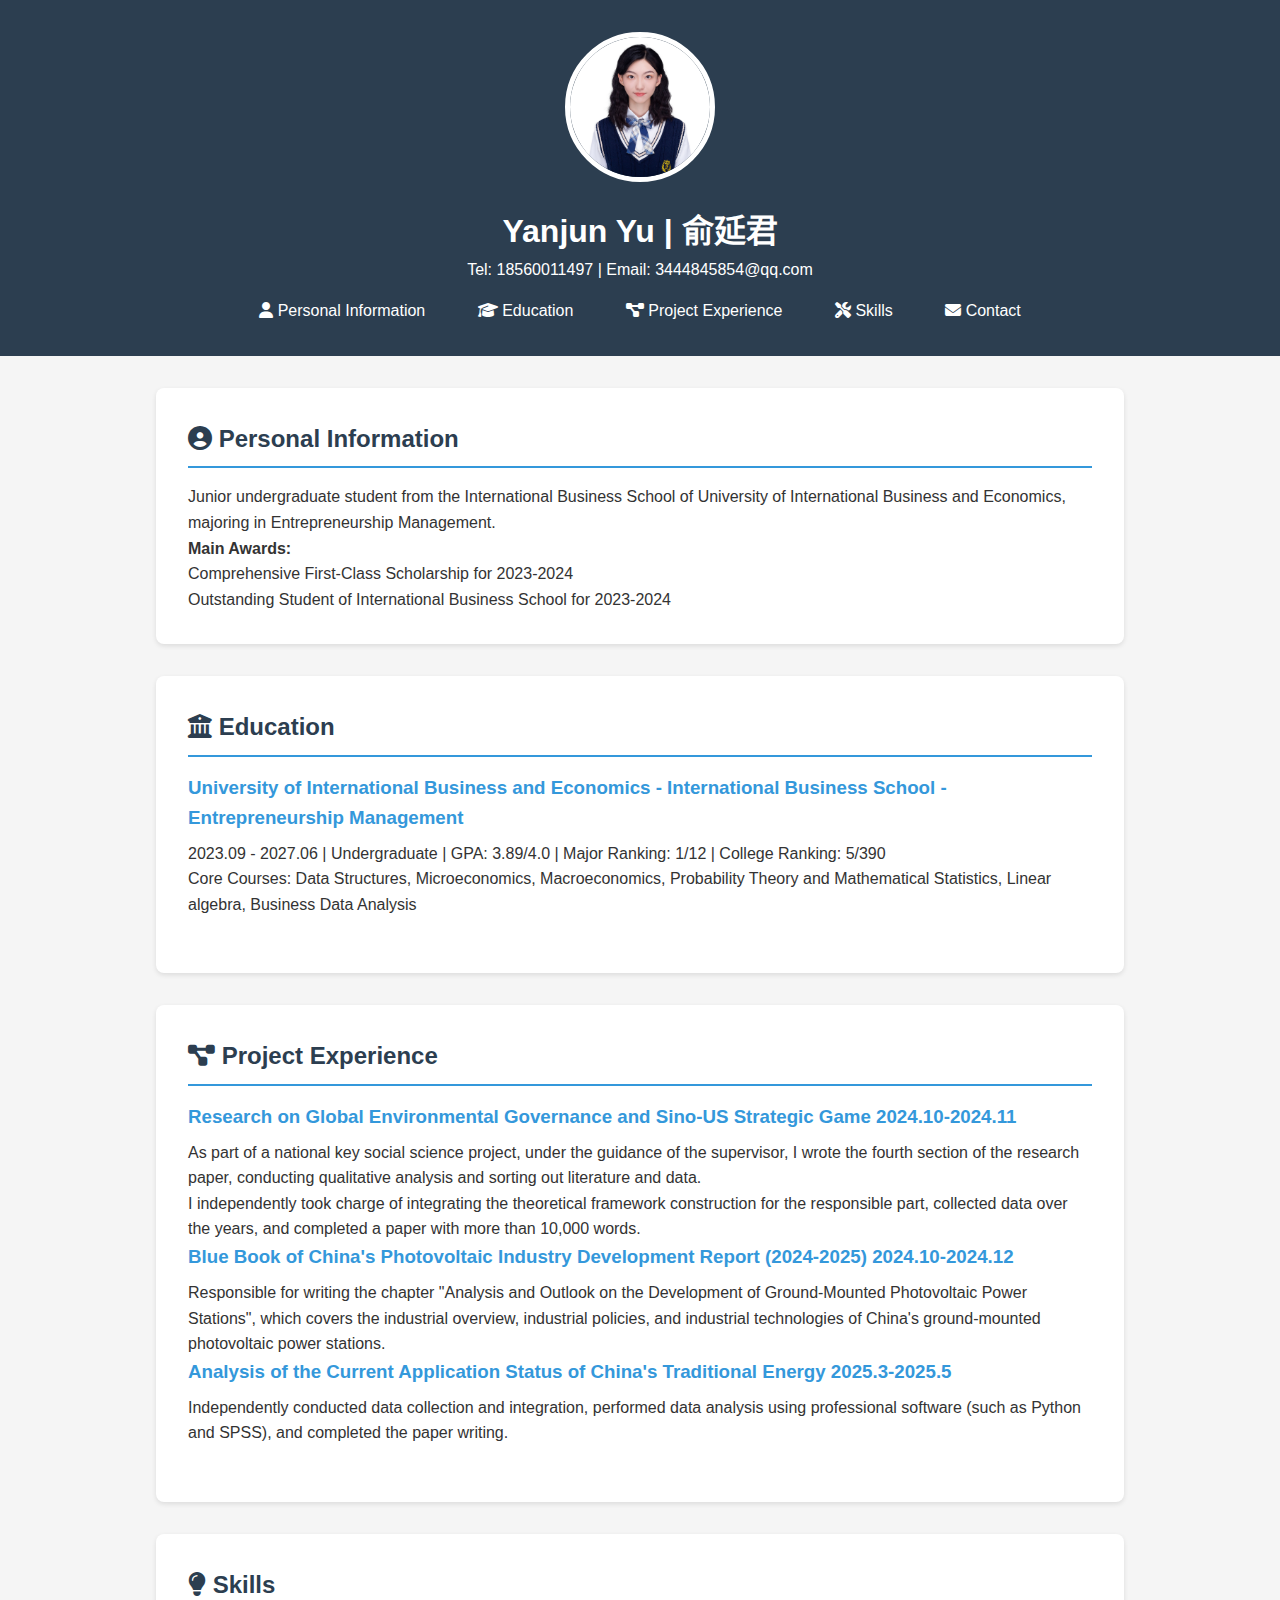
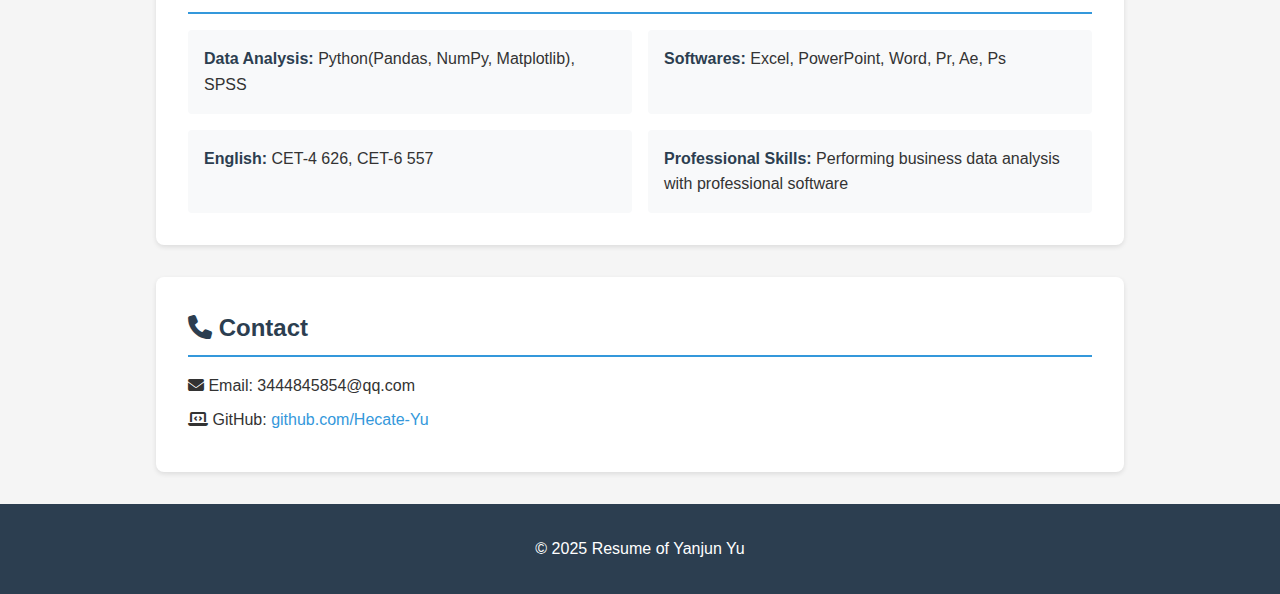
<file: index.html>
<!DOCTYPE html>
<html lang="zh-CN">
<head>
    <meta charset="UTF-8">
    <meta name="viewport" content="width=device-width, initial-scale=1.0">
    <title>Yanjun Yu | 俞延君</title>
    <link rel="stylesheet" href="style.css">
    <!-- 可选：引入图标库（如Font Awesome） -->
    <link rel="stylesheet" href="https://cdnjs.cloudflare.com/ajax/libs/font-awesome/6.4.0/css/all.min.css">
</head>
<body>
    <header>
        <div class="profile">
            <img src="QQ图片20230807090303.jpg" alt="profile" class="profile-img">
            <h1>Yanjun Yu | 俞延君</h1>
            <p>Tel: 18560011497 | Email: 3444845854@qq.com</p>
        </div>
        <nav>
            <a href="#about"><i class="fas fa-user"></i> Personal Information</a>
            <a href="#education"><i class="fas fa-graduation-cap"></i> Education</a>
            <a href="#projects"><i class="fas fa-project-diagram"></i> Project Experience</a>
            <a href="#skills"><i class="fas fa-tools"></i> Skills</a>
            <a href="#contact"><i class="fas fa-envelope"></i> Contact</a>
        </nav>
    </header>

    <main>
        <section id="about">
            <h2><i class="fas fa-user-circle"></i> Personal Information</h2>
            <p>Junior undergraduate student from the International Business School of University of International Business and Economics, majoring in Entrepreneurship Management.</p>
            <p><strong>Main Awards: </strong></p>
            <p>Comprehensive First-Class Scholarship for 2023-2024</p>
            <p>Outstanding Student of International Business School for 2023-2024</p>
        </section>

        <section id="education">
            <h2><i class="fas fa-university"></i> Education</h2>
            <div class="edu-item">
                <h3>University of International Business and Economics - International Business School - Entrepreneurship Management</h3>
                <p>2023.09 - 2027.06 | Undergraduate | GPA: 3.89/4.0 | Major Ranking: 1/12 | College Ranking: 5/390</p>
                <p>Core Courses: Data Structures, Microeconomics, Macroeconomics, Probability Theory and Mathematical Statistics, Linear algebra, Business Data Analysis</p>
            </div>
        </section>

        <section id="projects">
            <h2><i class="fas fa-project-diagram"></i> Project Experience</h2>
            <div class="project-item">
                <h3>Research on Global Environmental Governance and Sino-US Strategic Game 2024.10-2024.11</h3>
                <p>As part of a national key social science project, under the guidance of the supervisor, I wrote the fourth section of the research paper, conducting qualitative analysis and sorting out literature and data.</p>
                <p>I independently took charge of integrating the theoretical framework construction for the responsible part, collected data over the years, and completed a paper with more than 10,000 words.</p>
                
                <h3>Blue Book of China's Photovoltaic Industry Development Report (2024-2025) 2024.10-2024.12</h3>
                <p>Responsible for writing the chapter "Analysis and Outlook on the Development of Ground-Mounted Photovoltaic Power Stations", which covers the industrial overview, industrial policies, and industrial technologies of China's ground-mounted photovoltaic power stations.</p>
                
                <h3>Analysis of the Current Application Status of China's Traditional Energy 2025.3-2025.5</h3>
                <p>Independently conducted data collection and integration, performed data analysis using professional software (such as Python and SPSS), and completed the paper writing.</p>
            </div>
        </section>

        <section id="skills">
            <h2><i class="fas fa-lightbulb"></i> Skills</h2>
            <div class="skills-list">
                <div class="skill-item">
                    <span>Data Analysis: </span>
                    <span>Python(Pandas, NumPy, Matplotlib), SPSS</span>
                </div>
                <div class="skill-item">
                    <span>Softwares: </span>
                    <span>Excel, PowerPoint, Word, Pr, Ae, Ps</span>
                </div>
                <div class="skill-item">
                    <span>English: </span>
                    <span>CET-4 626, CET-6 557</span>
                </div>
                <div class="skill-item">
                    <span>Professional Skills: </span>
                    <span>Performing business data analysis with professional software</span>
                </div>
            </div>
        </section>

        <section id="contact">
            <h2><i class="fas fa-phone"></i> Contact</h2>
            <ul>
                <li><i class="fas fa-envelope"></i> Email: 3444845854@qq.com </li>
                <li><i class="fas fa-laptop-code"></i> GitHub: <a href="https://github.com/Hecate-Yu" target="_blank">github.com/Hecate-Yu</a></li>
            </ul>
        </section>
    </main>

    <footer>
        <p>&copy; 2025 Resume of Yanjun Yu</p>
    </footer>

    <script src="script.js"></script>
</body>
</html>
</file>
<file: style.css>
/* 基础样式 */
* {
    margin: 0;
    padding: 0;
    box-sizing: border-box;
    font-family: 'Arial', sans-serif;
}

body {
    background-color: #f5f5f5;
    color: #333;
    line-height: 1.6;
}

/* 头部样式 */
header {
    background-color: #2c3e50;
    color: white;
    padding: 2rem;
    text-align: center;
}

.profile-img {
    width: 150px;
    height: 150px;
    border-radius: 50%;
    object-fit: cover;
    margin-bottom: 1rem;
    border: 5px solid white;
}

nav {
    margin-top: 1rem;
}

nav a {
    color: white;
    text-decoration: none;
    margin: 0 0.5rem;
    padding: 0.5rem 1rem;
    border-radius: 4px;
    transition: background-color 0.3s;
}

nav a:hover {
    background-color: #34495e;
}

/* 主内容区样式 */
main {
    max-width: 1000px;
    margin: 2rem auto;
    padding: 0 1rem;
}

section {
    background-color: white;
    padding: 2rem;
    margin-bottom: 2rem;
    border-radius: 8px;
    box-shadow: 0 2px 5px rgba(0,0,0,0.1);
}

section h2 {
    color: #2c3e50;
    margin-bottom: 1rem;
    padding-bottom: 0.5rem;
    border-bottom: 2px solid #3498db;
}

/* 项目和教育经历样式 */
.edu-item, .project-item {
    margin-bottom: 1.5rem;
}

.edu-item h3, .project-item h3 {
    color: #3498db;
    margin-bottom: 0.5rem;
}

/* 技能列表样式 */
.skills-list {
    display: grid;
    grid-template-columns: repeat(auto-fit, minmax(300px, 1fr));
    gap: 1rem;
}

.skill-item {
    background-color: #f8f9fa;
    padding: 1rem;
    border-radius: 4px;
}

.skill-item span:first-child {
    font-weight: bold;
    color: #2c3e50;
}

/* 联系方式样式 */
#contact ul {
    list-style: none;
}

#contact li {
    margin-bottom: 0.5rem;
}

#contact a {
    color: #3498db;
    text-decoration: none;
}

#contact a:hover {
    text-decoration: underline;
}

/* 页脚样式 */
footer {
    text-align: center;
    padding: 2rem;
    background-color: #2c3e50;
    color: white;
    margin-top: 2rem;
}

/* 响应式适配（手机端） */
@media (max-width: 768px) {
    nav a {
        display: block;
        margin: 0.5rem 0;
    }
    
    .skills-list {
        grid-template-columns: 1fr;
    }
}
</file>
